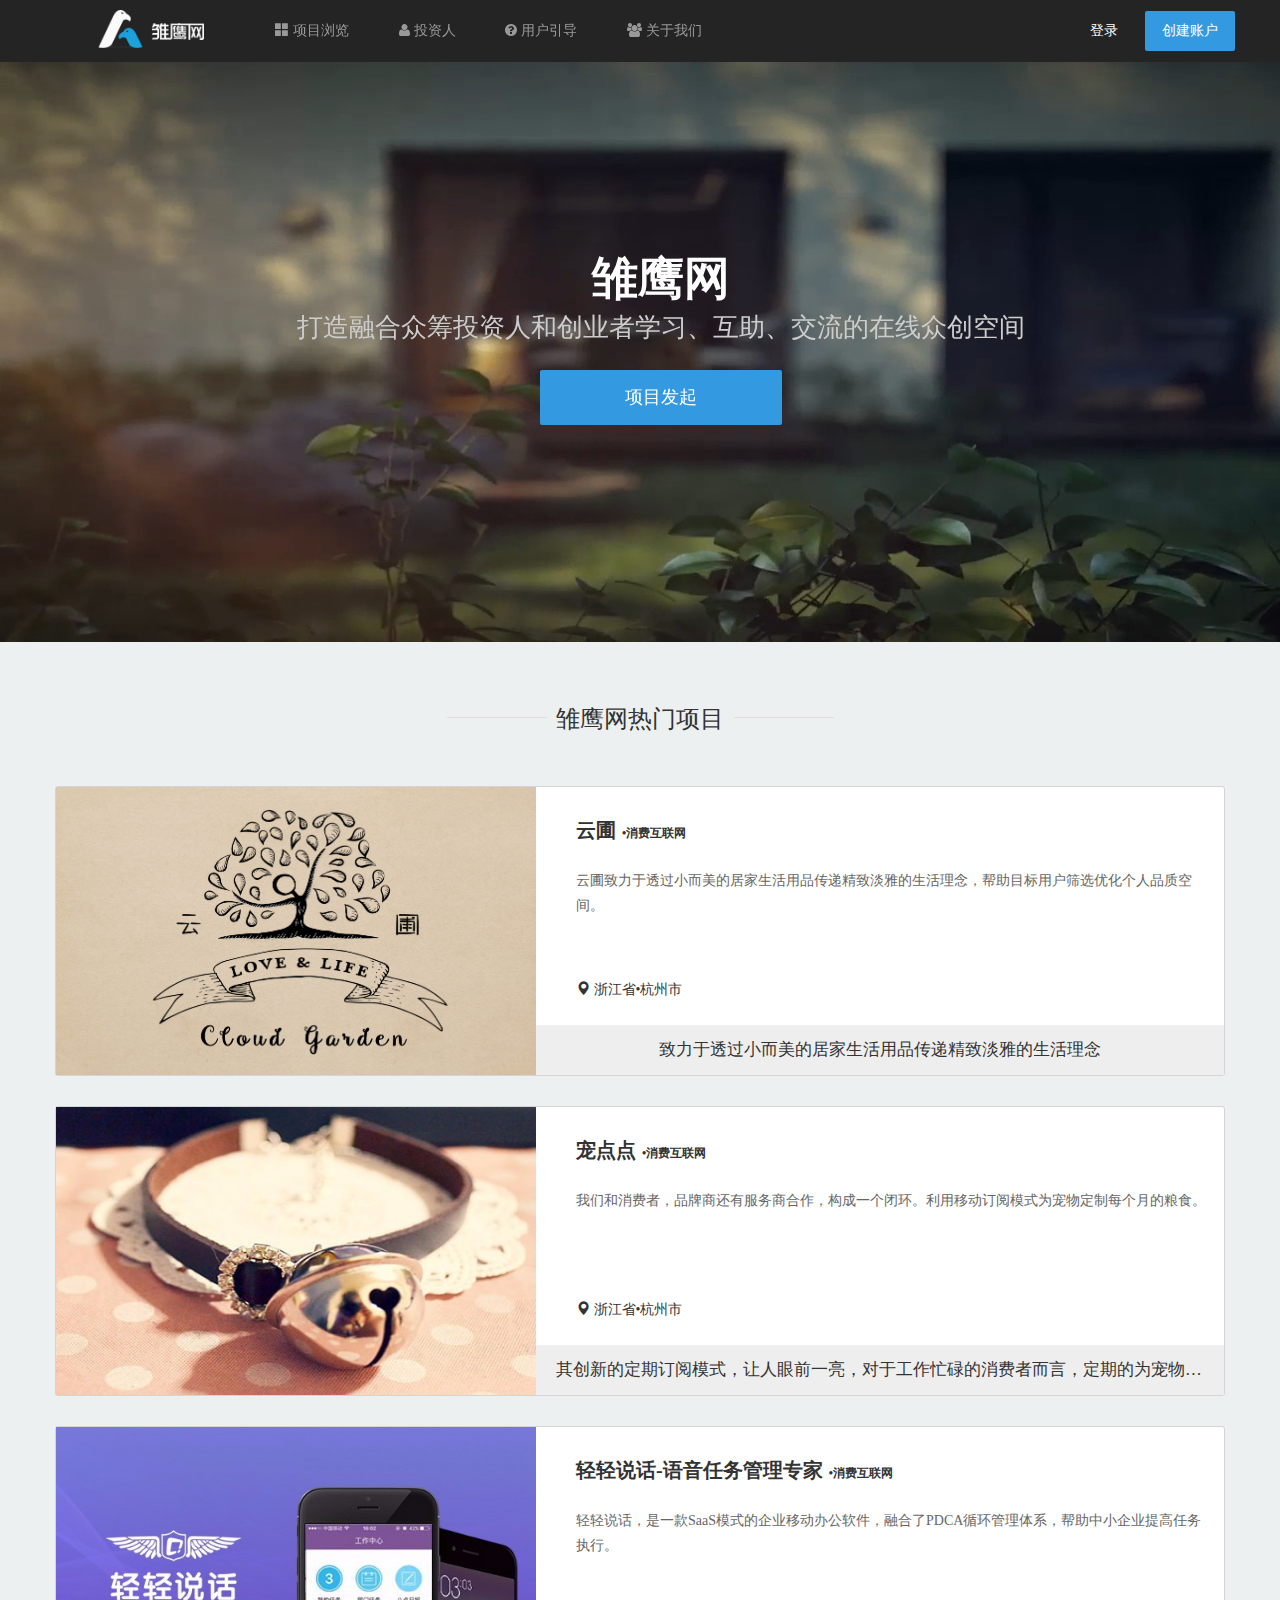
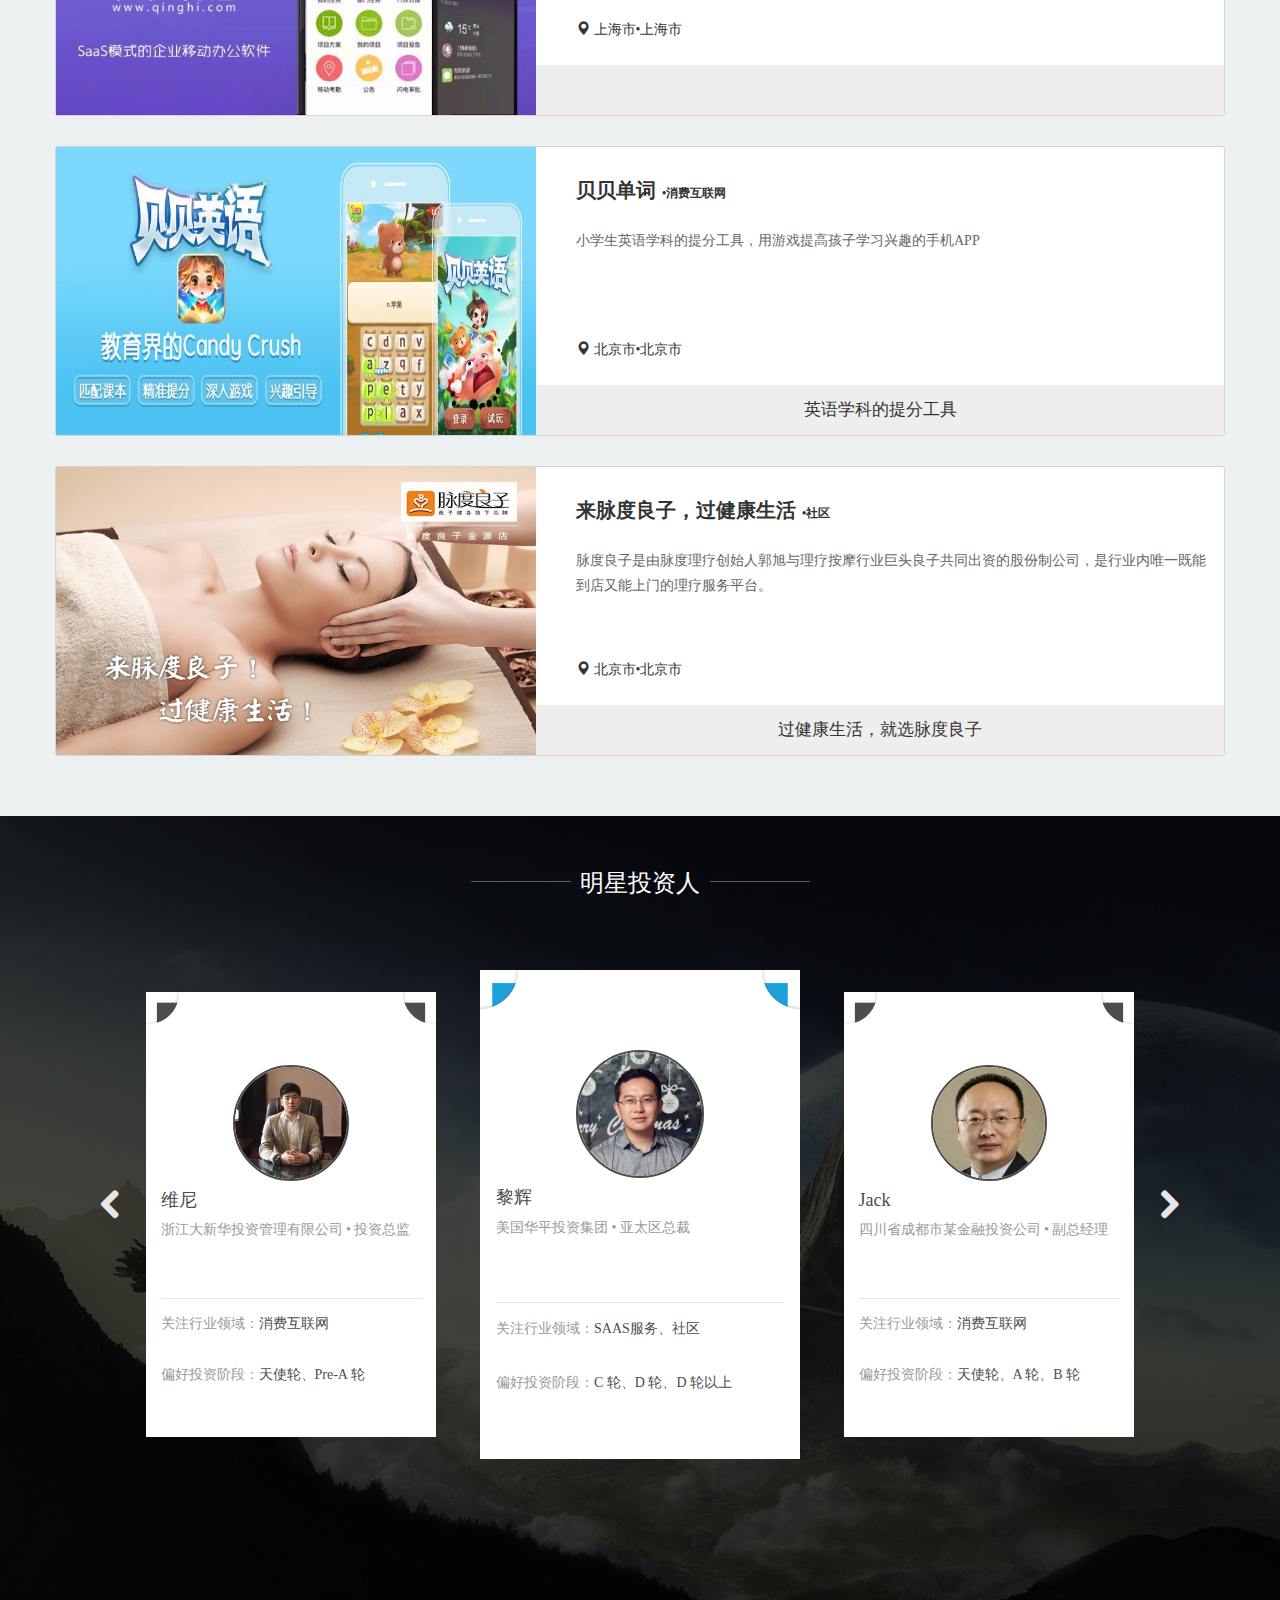
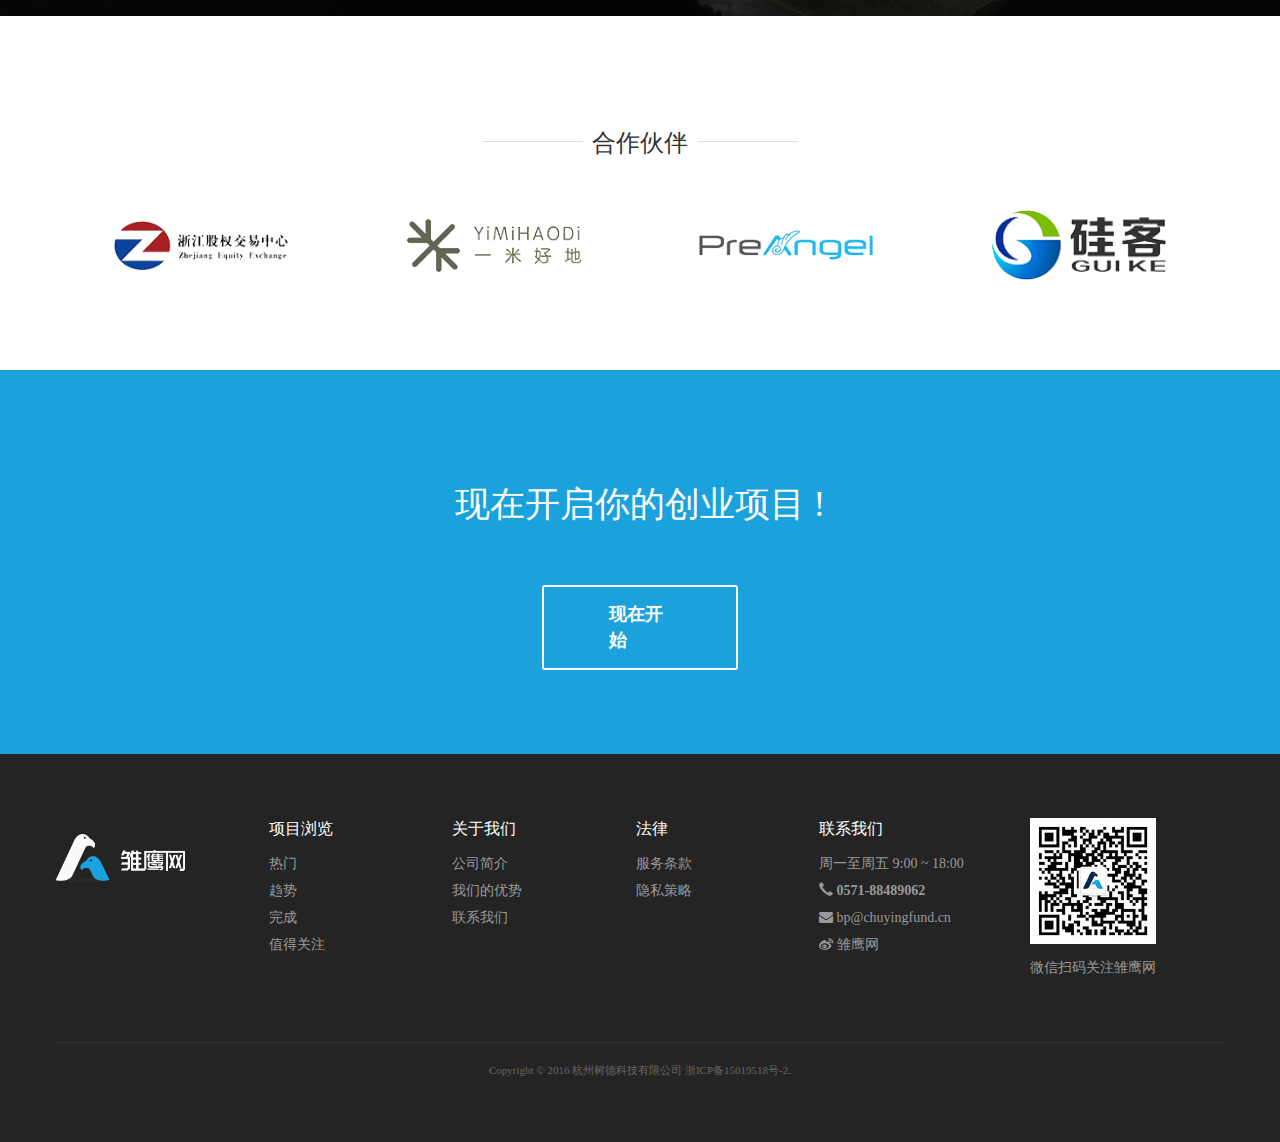
<file: html/index.html>
<!DOCTYPE html>
<html>

	<head>
		<meta charset="UTF-8">
		<title>My Works-首页</title>
		<link rel="stylesheet" type="text/css" href="../css/index.css" />
		<link rel="stylesheet" type="text/css" href="../bootstrap-3.3.7-dist/css/bootstrap.min.css" />
		<link rel="stylesheet" type="text/css" href="../Font-Awesome-3.2.1/Font-Awesome-3.2.1/css/font-awesome.min.css" />
		<link rel="stylesheet" type="text/css" href="../css/animate.css"/>
		<link rel="stylesheet" type="text/css" href="../css/hover.css"/>
		<script src="../js/move.js" type="text/javascript" charset="utf-8"></script>
		<script src="../js/index.js" type="text/javascript" charset="utf-8"></script>
	</head>

	<body>
		<!--头部导航栏-->
		<div class="top">
			<a href="javascript:;"><img class="logo" src="../images/logo.png" /></a>
			<ul class="navs">
				<li>
					<a href="404.html" class="hvr-hang"><i class="glyphicon glyphicon-th-large"></i> 项目浏览</a>
				</li>
				<li>
					<a href="404.html" class="hvr-hang"><i class="icon-user"></i> 投资人</a>
				</li>
				<li>
					<a href="user-boot.html" class="hvr-hang"><i class="icon-question-sign"></i> 用户引导</a>
				</li>
				<li>
					<a href="about-us.html" class="hvr-hang"><i class="icon-group"></i> 关于我们</a>
				</li>
			</ul>
			<a class="login" href="javascript:;">登录</a>
			<a class="register" href="javascript:;">创建账户</a>
		</div>
		
		<!--登录-->
		<div class="login_mask">
			<div class="login_main">
				<img src="../images/logo.png"/>
				<div class="login_txt">
					<p>手机号</p>
					<input type="text"/>
					<br />
					<small>请输入手机号</small>
					<p>密码</p>
					<input type="password"/>
					<br />
					<input type="checkbox"/><small> 记住密码</small>
					<button>登录</button>
				</div>
			</div>
		</div>
		
		<!--注册-->
		<div class="register_mask">
			<div class="register_main">
				<img src="../images/logo.png"/>
				<div class="register_txt">
					<p>手机号</p>
					<input type="text"/>
					<br />
					<small>请输入手机号</small>
					<p>密码</p>
					<input type="password"/>
					<br />
					<p>手机验证码</p>
					<input type="text"/>
					<button>获取验证码</button>
					<br /><br />
					<button>立即注册</button>
				</div>
			</div>
		</div>

		<!--视频区域-->
		<div class="banner">
			<video muted="muted" loop="loop" autoplay="autoplay">
				<source src="../media/background_vedio.webm" type="video/webm"></source>
			</video>
			<div class="content">
				<h1 class="animated rotateIn">雏鹰网</h1>
				<p>打造融合众筹投资人和创业者学习、互助、交流的在线众创空间</p>
				<a href="404.html">项目发起</a>
			</div>
		</div>

		<!--主内容-->
		<div class="main">
			<div class="line">
				<b></b>
				<span>&nbsp;雏鹰网热门项目&nbsp;</span>
				<b></b>
			</div>
		</div>

		<!--轮播-->
		<div class="slider">
			<div class="bg-over">
				<div class="line">
					<b></b>
					<span>&nbsp;明星投资人&nbsp;</span>
					<b></b>
				</div>
				<div class="slider_wrap">
					<ul>
						<li>
							<a href="javascript:;">
								<div class="star_img">
									<img src="../images/slider01.jpg"/>
								</div>
								<div class="star_info">
									<h4 class="glay">维尼</h4>
									<p>浙江大新华投资管理有限公司 • 投资总监</p>
								</div>
								<div class="star_tag">
									<p>关注行业领域：<span class="glay">消费互联网</span></p>
					                <p>偏好投资阶段：<span class="glay">天使轮、Pre-A 轮</span></p>
								</div>
							</a>
						</li>
						<li>
							<a href="javascript:;">
								<div class="star_img">
									<img src="../images/slider02.png"/>
								</div>
								<div class="star_info">
									<h4 class="glay">黎辉</h4>
									<p>美国华平投资集团 • 亚太区总裁</p>
								</div>
								<div class="star_tag">
									<p>关注行业领域：<span class="glay">SAAS服务、社区</span></p>
					                <p>偏好投资阶段：<span class="glay">C 轮、D 轮、D 轮以上</span></p>
								</div>
							</a>
						</li>
						<li>
							<a href="javascript:;">
								<div class="star_img">
									<img src="../images/slider03.jpg"/>
								</div>
								<div class="star_info">
									<h4 class="glay">Jack</h4>
									<p>四川省成都市某金融投资公司 • 副总经理</p>
								</div>
								<div class="star_tag">
									<p>关注行业领域：<span class="glay">消费互联网</span></p>
					                <p>偏好投资阶段：<span class="glay">天使轮、A 轮、B 轮</span></p>
								</div>
							</a>
						</li>
						<li>
							<a href="javascript:;">
								<div class="star_img">
									<img src="../images/slider04.jpg"/>
								</div>
								<div class="star_info">
									<h4 class="glay">Smith</h4>
									<p>上海市某金融投资公司 • 经理</p>
								</div>
								<div class="star_tag">
									<p>关注行业领域：<span class="glay">消费互联网、工具</span></p>
					                <p>偏好投资阶段：<span class="glay">天使轮、A 轮、B 轮、C 轮、D 轮以上</span></p>
								</div>
							</a>
						</li>
					</ul>
				</div>
				<span class="prev_star"><i class="icon-chevron-left"></i></span>
				<span class="next_star"><i class="icon-chevron-right"></i></span>
			</div>
		</div>

		<!--合作伙伴-->
		<div class="cooperative">
			<div class="line">
				<b></b>
				<span>&nbsp;合作伙伴&nbsp;</span>
				<b></b>
			</div>
			<ul class="partner">
				<li>
					<a href="404.html" class="partner_link zjgqjyzx"></a>
				</li>
				<li>
					<a href="404.html" class="partner_link ymhd"></a>
				</li>
				<li>
					<a href="404.html" class="partner_link Preangel"></a>
				</li>
				<li>
					<a href="404.html" class="partner_link guike"></a>
				</li>
			</ul>
		</div>

		<!--开启梦想-->
		<div class="dream">
			<h1>现在开启你的创业项目 !</h1>
			<a href="javascript:;">现在开始</a>
		</div>

		<!--底部-->
		<div class="foot">
			<div class="foot_txt">
				<img class="foot_logo" src="../images/logo.png" />
				<div class="col">
					<h5>项目浏览</h5>
					<ul>
						<li><a href="404.html">热门</a></li>
						<li><a href="404.html">趋势</a></li>
						<li><a href="404.html">完成</a></li>
						<li><a href="404.html">值得关注</a></li>
					</ul>
				</div>
				<div class="col">
					<h5>关于我们</h5>
					<ul>
						<li><a href="about-us.html">公司简介</a></li>
						<li><a href="about-us.html">我们的优势</a></li>
						<li><a href="about-us.html">联系我们</a></li>
					</ul>
				</div>
				<div class="col">
					<h5>法律</h5>
					<ul>
						<li><a href="404.html">服务条款</a></li>
						<li><a href="404.html">隐私策略</a></li>
					</ul>
				</div>
				<div class="col">
					<h5>联系我们</h5>
					<ul>
						<li>周一至周五 9:00 ~ 18:00</li>
						<li><a class="tel" href="404.html"><i class="glyphicon glyphicon-earphone"></i> 0571-88489062</a></li>
						<li><a href="404.html"><i class="icon-envelope"></i> bp@chuyingfund.cn</a></li>
						<li><a href="404.html"><i class="icon-weibo"></i> 雏鹰网</a></li>
					</ul>
				</div>
				<div class="col">
					<img class="code" src="../images/code.jpg"/>
					<p>微信扫码关注雏鹰网</p>
				</div>
			</div>
			<p class="copy">Copyright &copy; 2016 杭州树德科技有限公司 浙ICP备15019518号-2.</p>
		</div>
	</body>
</html>
</file>
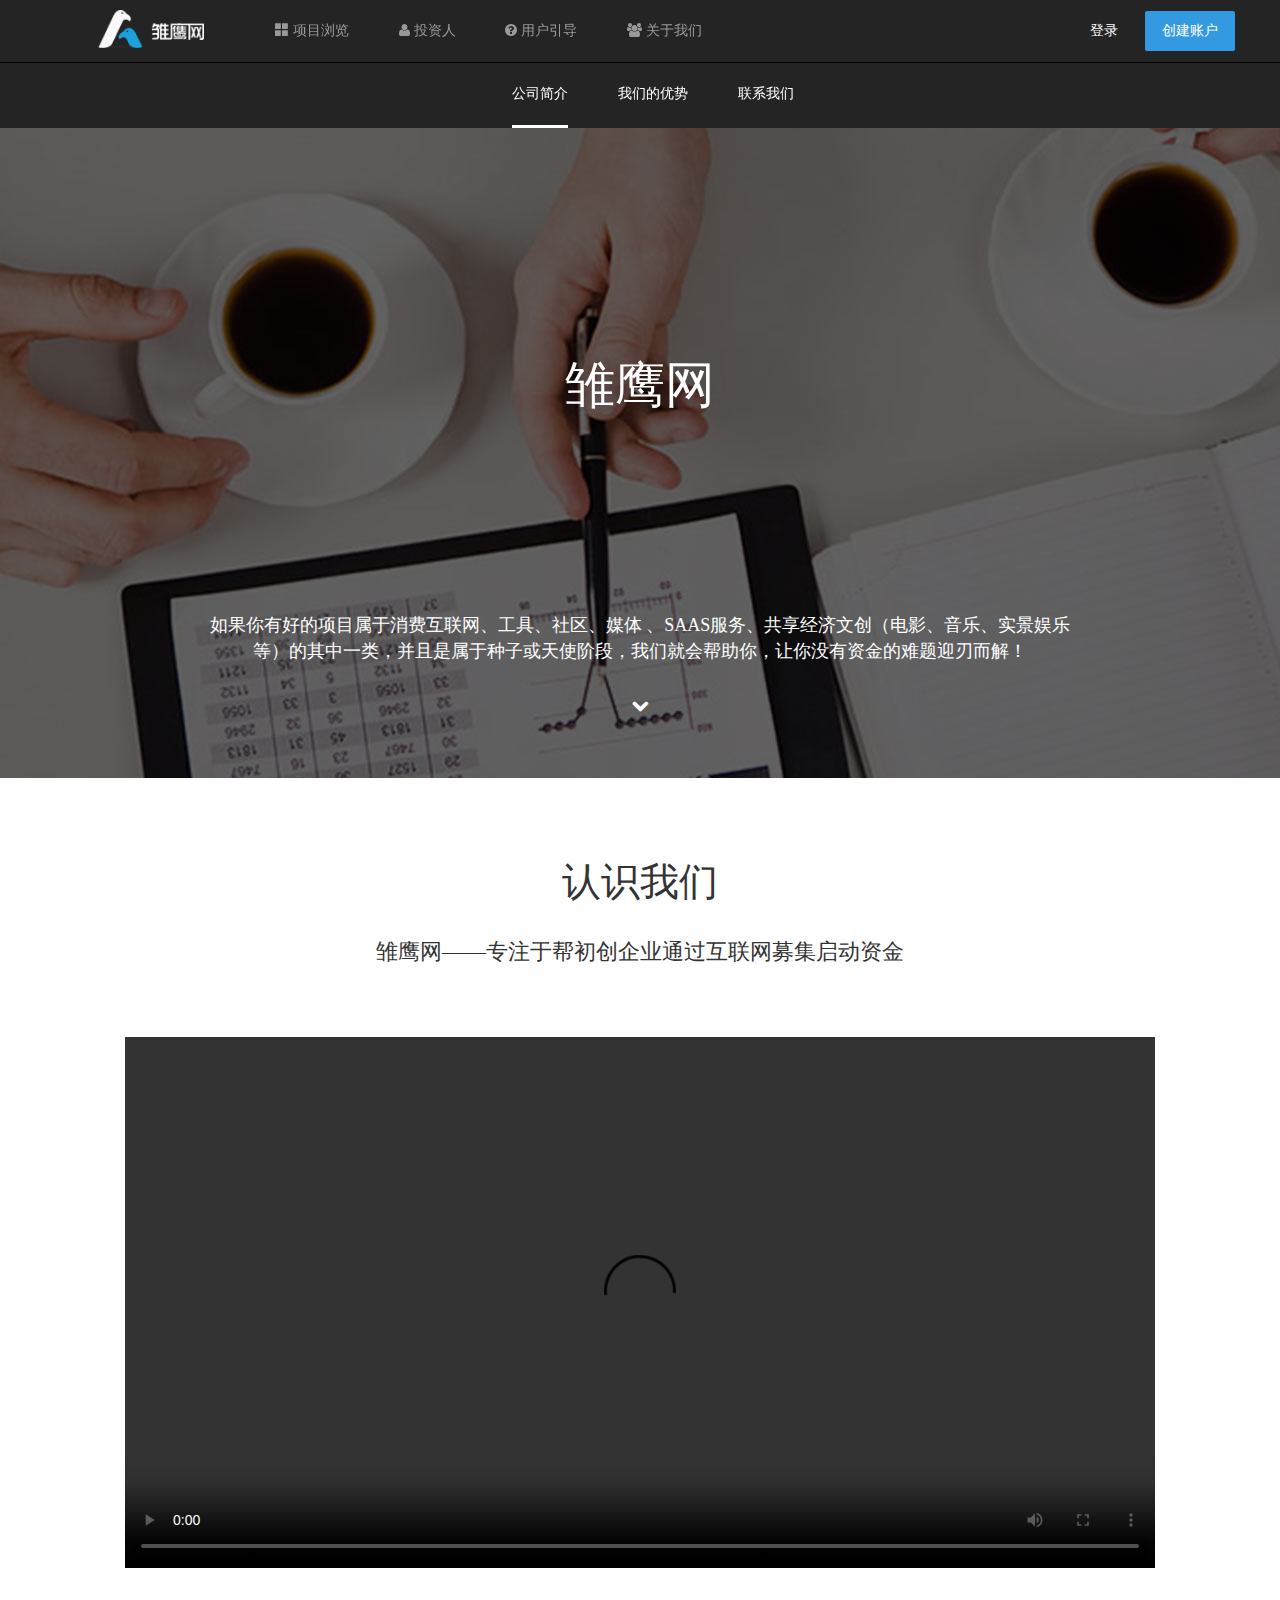
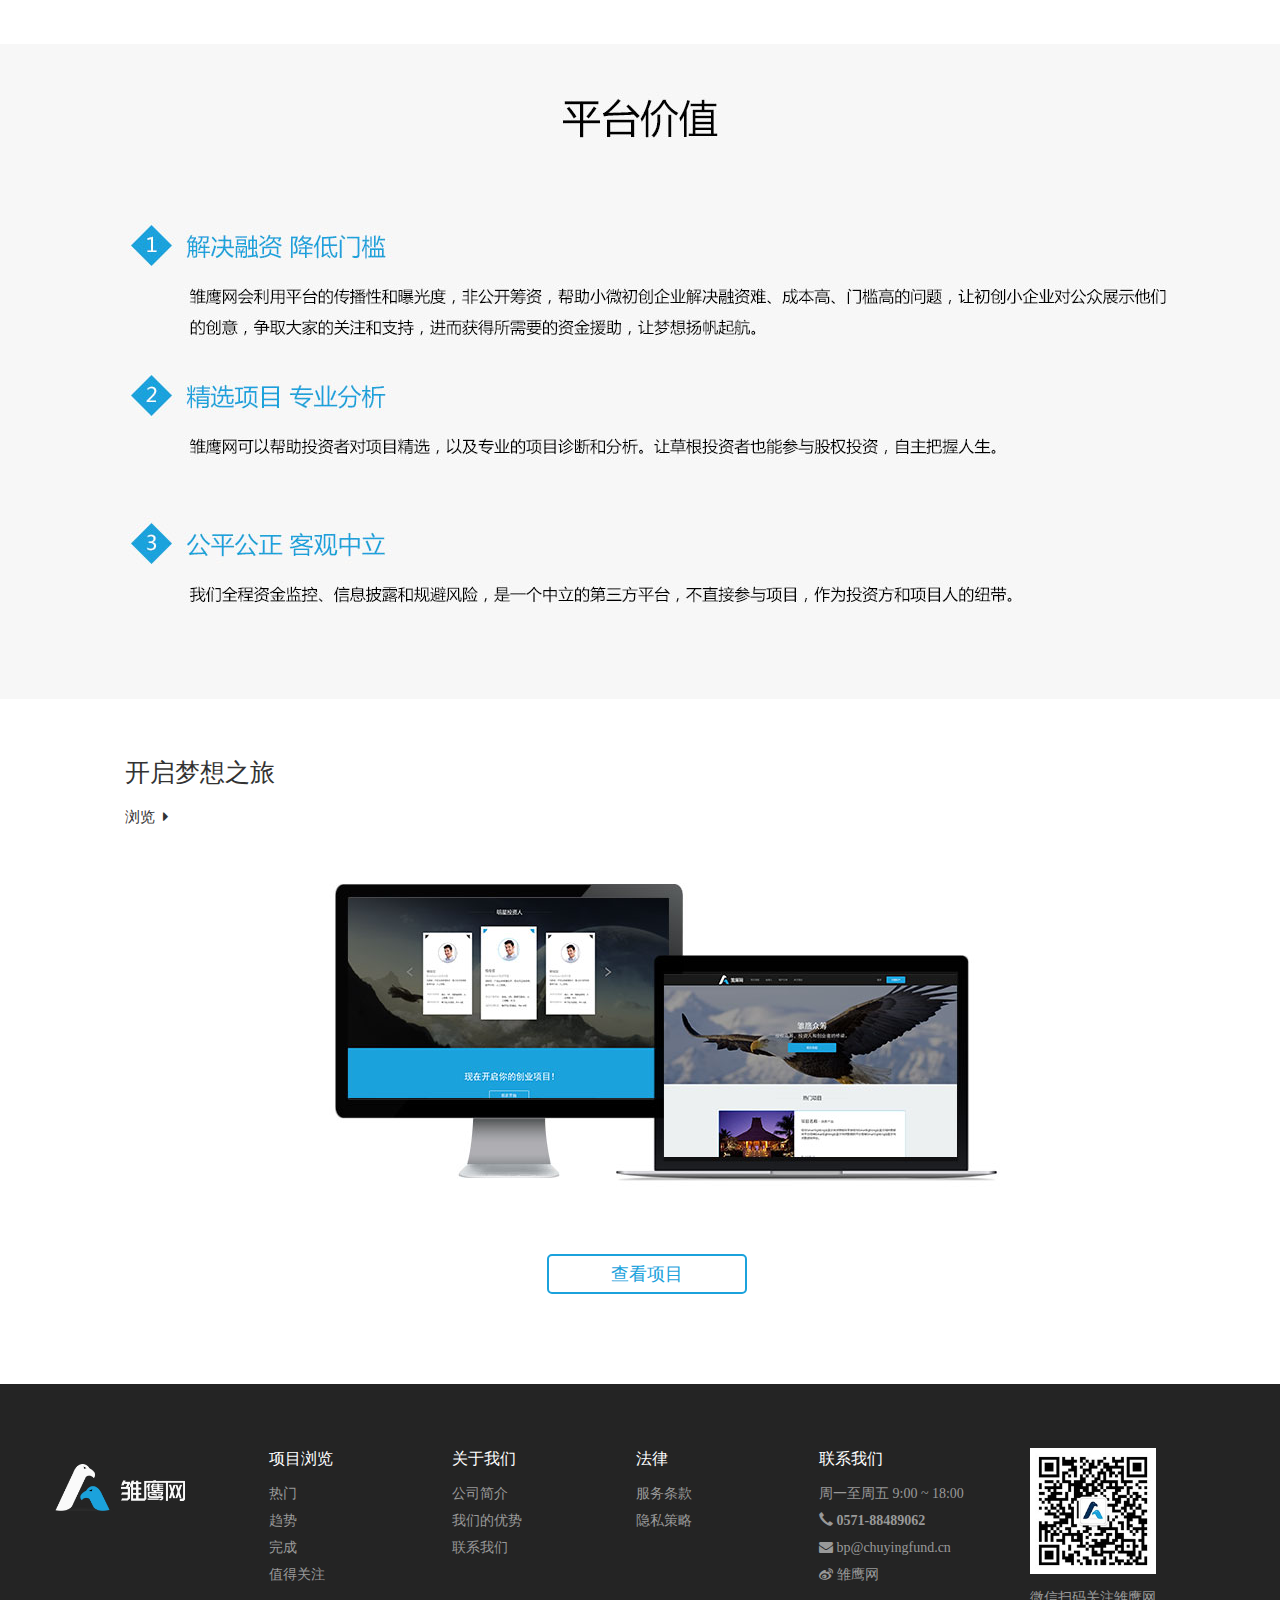
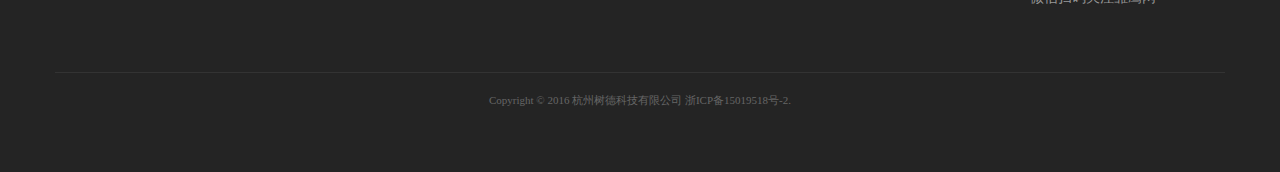
<file: html/about-us.html>
<!DOCTYPE html>
<html>
	<head>
		<meta charset="UTF-8">
		<title>My Works-关于我们</title>
		<meta name="viewport" content="width=device-width, initial-scale=1, maximum-scale=1, user-scalable=no">
		<link rel="stylesheet" type="text/css" href="../css/about-us.css" />
		<link rel="stylesheet" type="text/css" href="../bootstrap-3.3.7-dist/css/bootstrap.css" />
		<link rel="stylesheet" type="text/css" href="../Font-Awesome-3.2.1/Font-Awesome-3.2.1/css/font-awesome.min.css" />
		<link rel="stylesheet" type="text/css" href="../css/animate.css"/>
		<link rel="stylesheet" type="text/css" href="../css/hover.css"/>
		<script type="text/javascript" src="http://api.map.baidu.com/api?key=&v=1.1&services=true"></script>
		<script src="../js/about-us.js" type="text/javascript" charset="utf-8"></script>
	</head>
	
	<body>
		<!--头部导航栏-->
		<div class="top">
			<a href="index.html"><img class="logo" src="../images/logo.png" /></a>
			<ul class="navs">
				<li>
					<a href="404.html" class="hvr-hang"><i class="glyphicon glyphicon-th-large"></i> 项目浏览</a>
				</li>
				<li>
					<a href="404.html" class="hvr-hang"><i class="icon-user"></i> 投资人</a>
				</li>
				<li>
					<a href="user-boot.html" class="hvr-hang"><i class="icon-question-sign"></i> 用户引导</a>
				</li>
				<li>
					<a href="javascript:;" class="hvr-hang"><i class="icon-group"></i> 关于我们</a>
				</li>
			</ul>
			<a class="login" href="javascript:;">登录</a>
			<a class="register" href="javascript:;">创建账户</a>
		</div>
		
		<!--登录-->
		<div class="login_mask">
			<div class="login_main">
				<img src="../images/logo.png"/>
				<div class="login_txt">
					<p>手机号</p>
					<input type="text"/>
					<br />
					<small>请输入手机号</small>
					<p>密码</p>
					<input type="password"/>
					<br />
					<input type="checkbox"/><small> 记住密码</small>
					<button>登录</button>
				</div>
			</div>
		</div>
		
		<!--注册-->
		<div class="register_mask">
			<div class="register_main">
				<img src="../images/logo.png"/>
				<div class="register_txt">
					<p>手机号</p>
					<input type="text"/>
					<br />
					<small>请输入手机号</small>
					<p>密码</p>
					<input type="password"/>
					<br />
					<p>手机验证码</p>
					<input type="text"/>
					<button>获取验证码</button>
					<br /><br />
					<button>立即注册</button>
				</div>
			</div>
		</div>

		<!--选项卡-->
		<div class="tags">
			<ul class="clearfix">
				<li class="hvr-backward">公司简介</li>
				<li class="hvr-backward">我们的优势</li>
				<li class="hvr-backward">联系我们</li>
			</ul>
		</div>
		<div class="wrap">
			<div class="banner">
				<h1 class="animated rotateIn">雏鹰网</h1>
				<p>如果你有好的项目属于消费互联网、工具、社区、媒体 、SAAS服务、共享经济文创（电影、音乐、实景娱乐等）的其中一类，并且是属于种子或天使阶段，我们就会帮助你，让你没有资金的难题迎刃而解！</p>
				<a href="#zhuan"><i class="icon-chevron-down"></i></a>
			</div>
			<div class="knows">
				<h1 id="zhuan">认识我们</h1>
      			<p>雏鹰网——专注于帮初创企业通过互联网募集启动资金</p>
      			<video id="video" width="100%" height="531px" controls="controls">
			        <source src="http://vodcdn.video.taobao.com/oss/ali-video/2b8b0b5f46a5a01145e3ae3e7fcaf08f/video.mp4" type="video/mp4" />
			    </video>
			</div>
			<div class="value"></div>
			<div class="open_dream">
				<h1>开启梦想之旅</h1>
     			<p>浏览&nbsp;&nbsp;<span class="icon-caret-right"></span></p>
     			<a href="javascript:;">查看项目</a>
			</div>
		</div>
		
		<div class="wrap hides">
			<div class="advantage"></div>
			<div class="case">
				<h1>成功案例</h1>
        		<h2>Successful Case</h2> 
				<div class="box">
					<img src="../images/item02.jpg"/>
					<h1>宠点点</h1>
          			<h2>“宠点点”移动宠粮订阅粮食,根据消费者的宠物信息量身打造服务，解决烦恼，让生活更加便利舒适。</h2>
				</div>
				<div class="box">
					<img src="../images/item01.jpg"/>
					<h1>云圃</h1>
          			<h2>传递精美雅致的生活理念，致力于为目标用户筛选优化个人空间品质。云圃懂你，懂生活。</h2>
				</div>
				<div class="boxs">
					<p class="icon-lock"></p>
			        <h2>你将会是下一个成功的投资人。</h2>
			        <a href="">查看项目</a>
				</div>
			</div>
			<div class="start_dream">
				<h1>你的梦想，就从这里开始！</h1>
       			<a href="javascript:;" class="hvr-rectangle-in">开启梦想</a>
			</div>
		</div>
		
		<div class="wrap hides">
			<div class="contact clearfix">
				<h1>联系我们</h1>
				<div class="contact_us">
					<img src="../images/connectus-address.png"/>
					<p>学院路28号德力西大厦3号楼201室（公司与蚂蚁金服同一栋楼，位于浙大玉泉附近，背靠黄龙体育中心，地理位置非常优越。）</p>
				</div>
				<div class="contact_us">
					<img src="../images/connectus-tel.png"/>
					<p>0571-88489062</p>
				</div>
				<div class="contact_us">
					<img src="../images/connectus-email.png"/>
					<p>BP接收邮箱：bp@chuyingfund.com <br>合作邮箱：cooperate@chuyingfund.com</p>
				</div>
				<div class="contact_us">
					<img src="../images/connectus-web.png"/>
					<p>公司网站：chuyingfund.com</p>
				</div>
			</div>
			<div id="address">	
			</div>
		</div>
		
		<!--底部-->
		<div class="foot">
			<div class="foot_txt">
				<img class="foot_logo" src="../images/logo.png" />
				<div class="col">
					<h5>项目浏览</h5>
					<ul>
						<li>
							<a href="404.html">热门</a>
						</li>
						<li>
							<a href="404.html">趋势</a>
						</li>
						<li>
							<a href="404.html">完成</a>
						</li>
						<li>
							<a href="404.html">值得关注</a>
						</li>
					</ul>
				</div>
				<div class="col">
					<h5>关于我们</h5>
					<ul>
						<li>
							<a href="about-us.html">公司简介</a>
						</li>
						<li>
							<a href="about-us.html">我们的优势</a>
						</li>
						<li>
							<a href="about-us.html">联系我们</a>
						</li>
					</ul>
				</div>
				<div class="col">
					<h5>法律</h5>
					<ul>
						<li>
							<a href="404.html">服务条款</a>
						</li>
						<li>
							<a href="404.html">隐私策略</a>
						</li>
					</ul>
				</div>
				<div class="col">
					<h5>联系我们</h5>
					<ul>
						<li>周一至周五 9:00 ~ 18:00</li>
						<li>
							<a class="tel" href="404.html"><i class="glyphicon glyphicon-earphone"></i> 0571-88489062</a>
						</li>
						<li>
							<a href="404.html"><i class="icon-envelope"></i> bp@chuyingfund.cn</a>
						</li>
						<li>
							<a href="404.html"><i class="icon-weibo"></i> 雏鹰网</a>
						</li>
					</ul>
				</div>
				<div class="col">
					<img class="code" src="../images/code.jpg" />
					<p>微信扫码关注雏鹰网</p>
				</div>
			</div>
			<p class="copy">Copyright &copy; 2016 杭州树德科技有限公司 浙ICP备15019518号-2.</p>
		</div>
	</body>
</html>
</file>
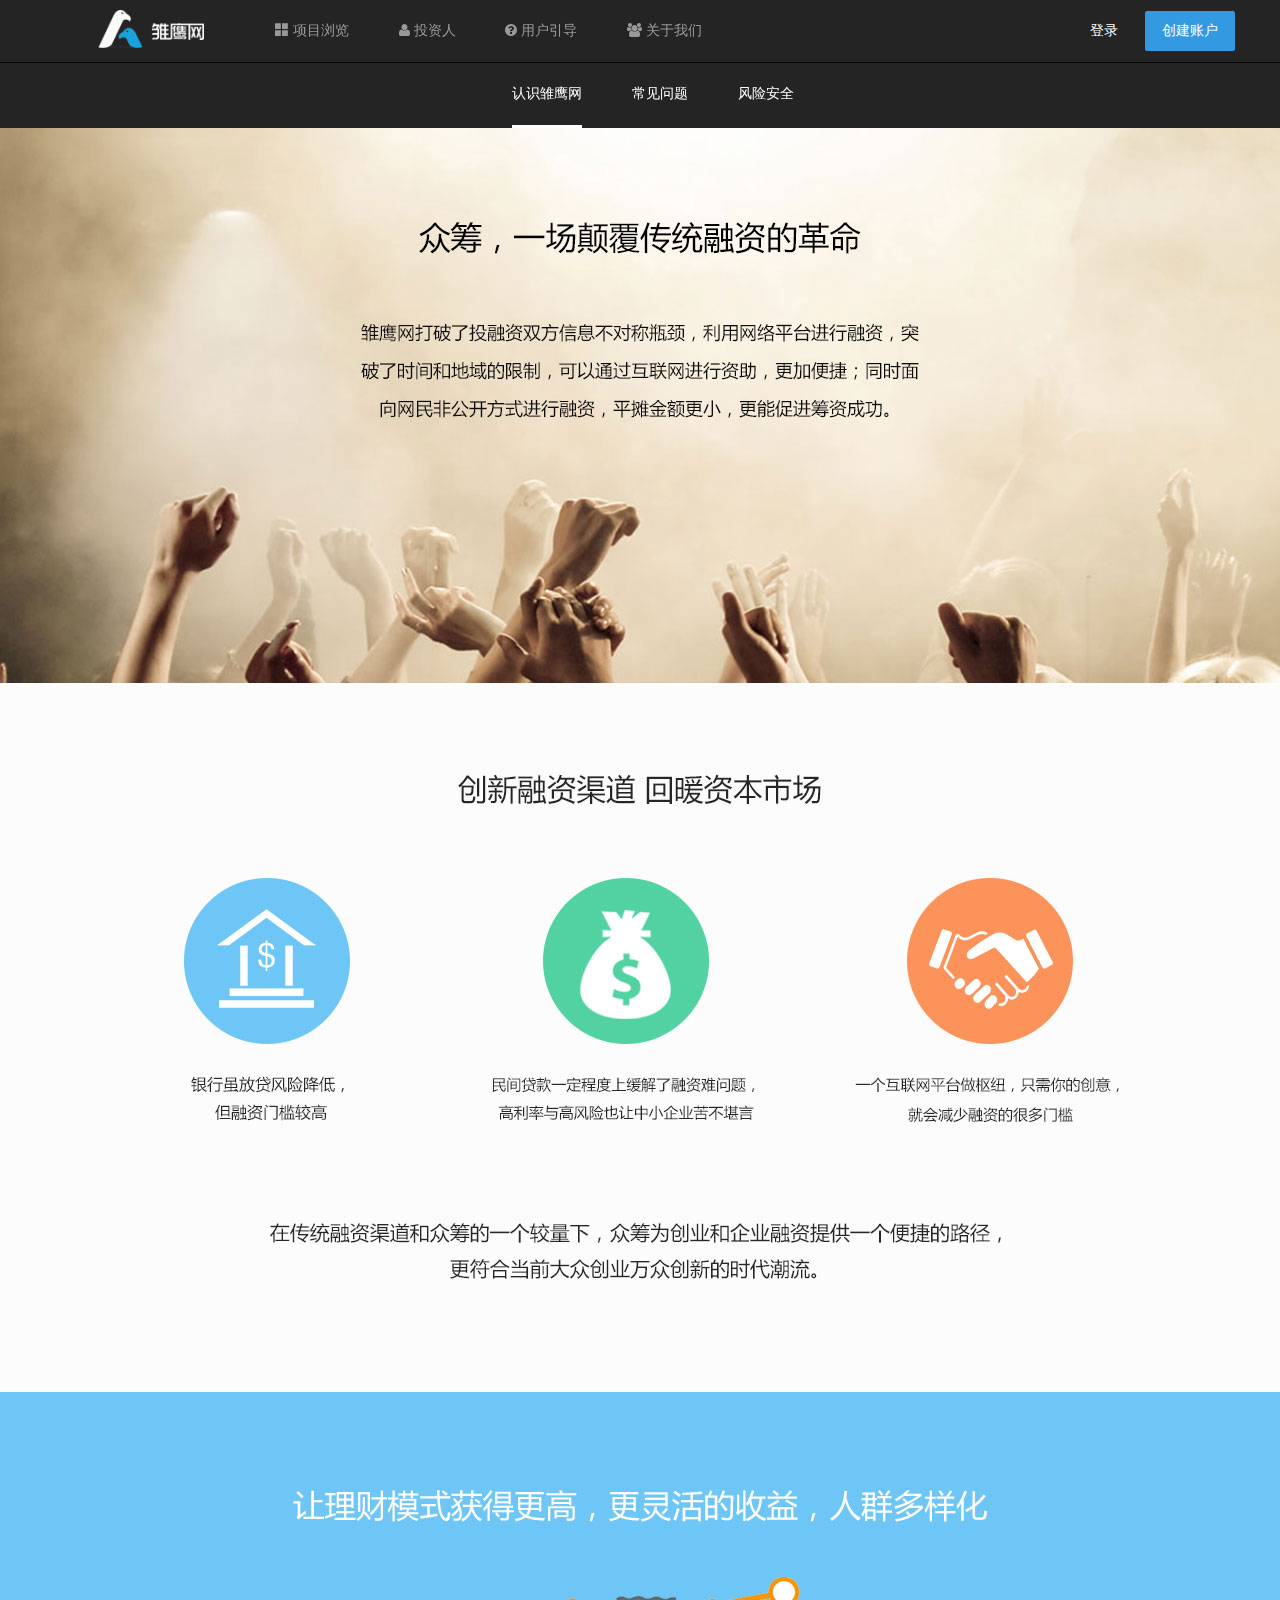
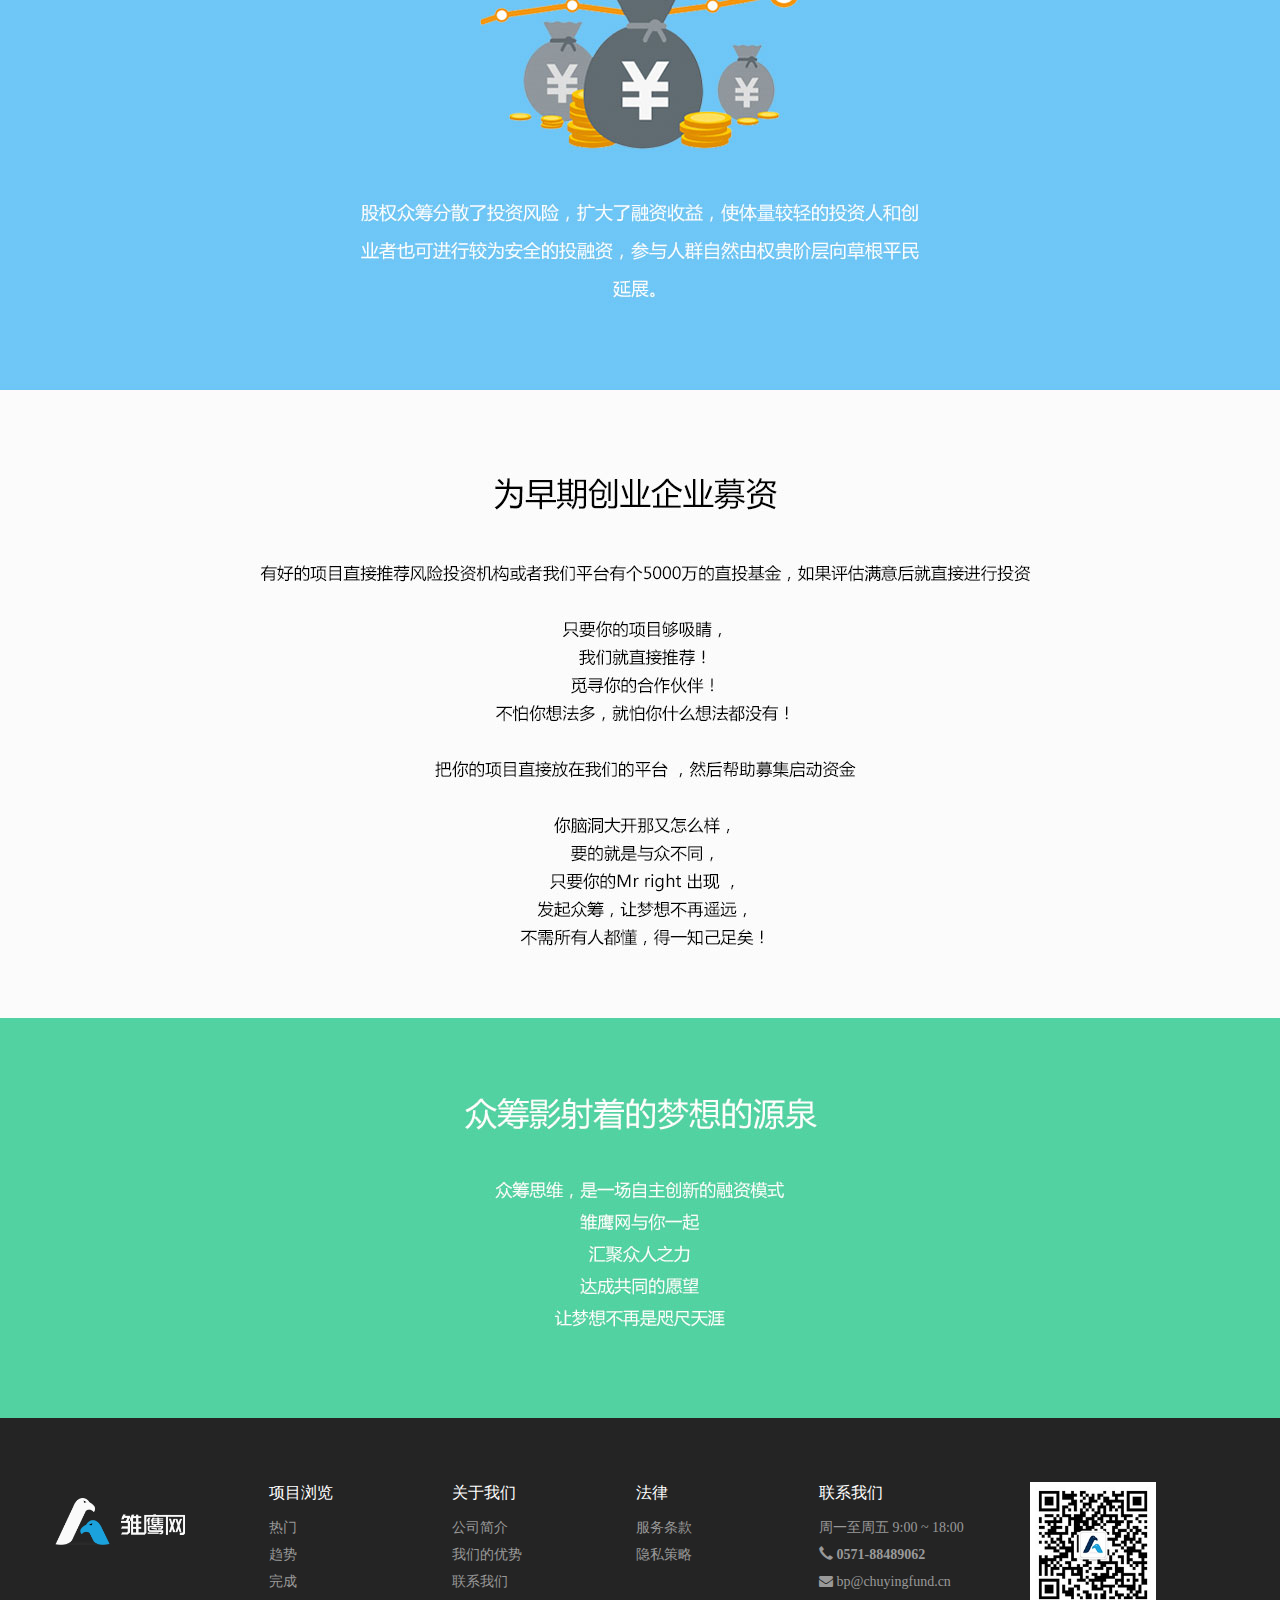
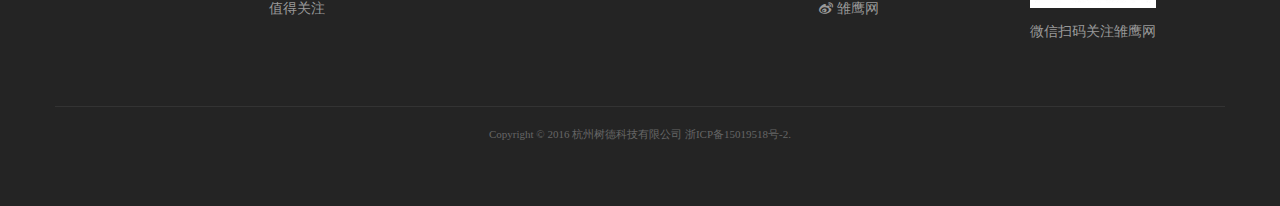
<file: html/user-boot.html>
<!DOCTYPE html>
<html>

	<head>
		<meta charset="UTF-8">
		<title>My Works-用户引导</title>
		<link rel="stylesheet" type="text/css" href="../css/user-boot.css" />
		<link rel="stylesheet" type="text/css" href="../bootstrap-3.3.7-dist/css/bootstrap.css" />
		<link rel="stylesheet" type="text/css" href="../Font-Awesome-3.2.1/Font-Awesome-3.2.1/css/font-awesome.min.css" />
		<link rel="stylesheet" type="text/css" href="../css/hover.css"/>
		<link rel="stylesheet" type="text/css" href="../css/animate.css"/>
		<script src="../js/user-boot.js" type="text/javascript" charset="utf-8"></script>
	</head>

	<body>
		<!--头部导航栏-->
		<div class="top">
			<a href="index.html"><img class="logo" src="../images/logo.png" /></a>
			<ul class="navs">
				<li>
					<a href="404.html" class="hvr-hang"><i class="glyphicon glyphicon-th-large"></i> 项目浏览</a>
				</li>
				<li>
					<a href="404.html" class="hvr-hang"><i class="icon-user"></i> 投资人</a>
				</li>
				<li>
					<a href="javascript:;" class="hvr-hang"><i class="icon-question-sign"></i> 用户引导</a>
				</li>
				<li>
					<a href="about-us.html" class="hvr-hang"><i class="icon-group"></i> 关于我们</a>
				</li>
			</ul>
			<a class="login" href="javascript:;">登录</a>
			<a class="register" href="javascript:;">创建账户</a>
		</div>
		
		<!--登录-->
		<div class="login_mask">
			<div class="login_main">
				<img src="../images/logo.png"/>
				<div class="login_txt">
					<p>手机号</p>
					<input type="text"/>
					<br />
					<small>请输入手机号</small>
					<p>密码</p>
					<input type="password"/>
					<br />
					<input type="checkbox"/><small> 记住密码</small>
					<button>登录</button>
				</div>
			</div>
		</div>
		
		<!--注册-->
		<div class="register_mask">
			<div class="register_main">
				<img src="../images/logo.png"/>
				<div class="register_txt">
					<p>手机号</p>
					<input type="text"/>
					<br />
					<small>请输入手机号</small>
					<p>密码</p>
					<input type="password"/>
					<br />
					<p>手机验证码</p>
					<input type="text"/>
					<button>获取验证码</button>
					<br /><br />
					<button>立即注册</button>
				</div>
			</div>
		</div>

		<!--选项卡-->
		<div class="tags">
			<ul class="clearfix">
				<li class="hvr-backward">认识雏鹰网</li>
				<li class="hvr-backward">常见问题</li>
				<li class="hvr-backward">风险安全</li>
			</ul>
		</div>
		<div class="content"></div>

		<!--底部-->
		<div class="foot">
			<div class="foot_txt">
				<img class="foot_logo" src="../images/logo.png" />
				<div class="col">
					<h5>项目浏览</h5>
					<ul>
						<li>
							<a href="404.html">热门</a>
						</li>
						<li>
							<a href="404.html">趋势</a>
						</li>
						<li>
							<a href="404.html">完成</a>
						</li>
						<li>
							<a href="404.html">值得关注</a>
						</li>
					</ul>
				</div>
				<div class="col">
					<h5>关于我们</h5>
					<ul>
						<li>
							<a href="about-us.html">公司简介</a>
						</li>
						<li>
							<a href="about-us.html">我们的优势</a>
						</li>
						<li>
							<a href="about-us.html">联系我们</a>
						</li>
					</ul>
				</div>
				<div class="col">
					<h5>法律</h5>
					<ul>
						<li>
							<a href="404.html">服务条款</a>
						</li>
						<li>
							<a href="404.html">隐私策略</a>
						</li>
					</ul>
				</div>
				<div class="col">
					<h5>联系我们</h5>
					<ul>
						<li>周一至周五 9:00 ~ 18:00</li>
						<li>
							<a class="tel" href="404.html"><i class="glyphicon glyphicon-earphone"></i> 0571-88489062</a>
						</li>
						<li>
							<a href="404.html"><i class="icon-envelope"></i> bp@chuyingfund.cn</a>
						</li>
						<li>
							<a href="404.html"><i class="icon-weibo"></i> 雏鹰网</a>
						</li>
					</ul>
				</div>
				<div class="col">
					<img class="code" src="../images/code.jpg" />
					<p>微信扫码关注雏鹰网</p>
				</div>
			</div>
			<p class="copy">Copyright &copy; 2016 杭州树德科技有限公司 浙ICP备15019518号-2.</p>
		</div>
	</body>

</html>
</file>
<file: css/index.css>
* {
	margin: 0;
	padding: 0;
	font-family: "微软雅黑";
}


/*头部导航栏*/

.top {
	width: 100%;
	height: 62px;
	background: #242424;
	position: relative;
}

.logo {
	margin-top: 10px;
	margin-left: 98px;
	height: 38px;
}

.navs {
	height: 62px;
	position: absolute;
	top: 0;
	left: 250px;
}

.navs li {
	list-style: none;
	float: left;
	margin: auto 25px;
	line-height: 62px;
}

.navs li a {
	display: block;
	text-decoration: none;
	color: #999999;
	font-size: 14px;
}

.navs li a:hover {
	color: white;
}

.login,
.register {
	text-decoration: none;
	color: white;
	font-size: 14px;
}

.login {
	line-height: 62px;
	position: absolute;
	left: 1090px;
}

.login:hover {
	text-decoration: none;
	color: white;
}

.register {
	display: block;
	width: 90px;
	height: 40px;
	text-align: center;
	line-height: 40px;
	border-radius: 2px;
	background: #3399e0;
	position: absolute;
	top: 11px;
	left: 1145px;
}

.register:hover,
.banner .content a:hover {
	background: #1d7dbf;
	text-decoration: none;
	color: white;
}


/*登录*/

.login_mask,.register_mask{
	width: 100vw;
	height: 100vh;
	background-color: rgba(0, 0, 0, .5);
	position: fixed;
	left: 0;
	top: 62px;
	z-index: 9;
	display: none;
}

.login_main,.register_main {
	width: 300px;
	height: 400px;
	position: absolute;
	left: 0;
	top: 0;
	right: 0;
	bottom: 0;
	margin: auto;
	background-color: #242424;
	color: white;
}
.login_main img,.register_main img{
	height: 30px;
	margin: 15px 15px;
}
.login_txt,.register_txt{
	padding-top: 15px;
	padding-left: 60px;
}
.register_txt{
	padding-top: 0px;
}
.login_txt p,.register_txt p{
	margin: 20px 0 5px;
}
.login_txt input:nth-of-type(1),
.login_txt input:nth-of-type(2),
.register_txt input:nth-of-type(1),
.register_txt input:nth-of-type(2){
	width: 180px;
	height: 30px;
	color: #3399e0;
}
.login_txt input:nth-of-type(3){
	margin: 35px 0 0;
}
.register_txt input:nth-of-type(3){
	width: 94px;
	height: 30px;
	color: #3399e0;
}
.login_txt button{
	width: 68px;
	height: 30px;
	border-radius: 2px;
	border: 0px;
	background: #3399e0;
	margin-left: 43px;
}
.register_txt button:nth-of-type(1){
	width: 80px;
	height: 30px;
	border-radius: 2px;
	border: 0px;
	background: #3399e0;
	margin-left: 3px;
}
.register_txt button:nth-of-type(2){
	width: 182px;
	height: 30px;
	border-radius: 2px;
	border: 0px;
	background: #3399e0;
}

/*视频区域*/

.banner {
	width: 100%;
	height: 580px;
	position: relative;
}

.banner video {
	width: 100%;
	height: 580px;
	object-fit: fill;
}

.banner .content {
	width: 809px;
	height: 170px;
	/*background: papayawhip;*/
	position: absolute;
	left: 20%;
	top: 30%;
	text-align: center;
}

.banner .content h1 {
	font-size: 46px;
	font-weight: bold;
	color: white;
	line-height: 1em;
}

.banner .content p {
	font-size: 26px;
	color: #CCCCCC;
	line-height: 1.25em;
	margin: 10px 0 25px 0;
}

.banner .content a {
	font-size: 18px;
	text-decoration: none;
	color: white;
	padding: 15px 85px;
	background: #3399e0;
	border-radius: 2px;
	display: inline-block;
}


/*主内容*/

.main {
	width: 100%;
	height: 1774px;
	background: #ecf0f1;
	padding: 30px 0 30px;
}

.line {
	/*background: lemonchiffon;*/
	width: 100%;
	height: 34px;
	text-align: center;
	margin-top: 30px;
	margin-bottom: 50px;
}

.line b {
	background: #dedede;
	margin-bottom: 9px;
	display: inline-block;
	width: 100px;
	height: 1px;
}

.line span {
	font-size: 24px;
	color: #333;
}

.main .box {
	width: 1170px;
	height: 290px;
	background: white;
	margin: 0 auto 30px;
	border: 1px solid #d4d4d4;
	border-radius: 3px;
	box-sizing: border-box;
	position: relative;
	padding: 25px 15px 25px 520px;
	cursor: pointer;
	display: block;
	color: #333;
}

.main .box img {
	width: 480px;
	height: 288px;
	position: absolute;
	top: 0;
	left: 0;
}

.main .box h4 {
	font-weight: bold;
	font-size: 20px;
	height: 36px;
	line-height: 36px;
	margin: 0;
}

.main .box h4 .smalls {
	font-size: 12px;
	margin-left: 6px;
}

.main .box:hover {
	text-decoration: none;
}

.main .box:hover h4,
.main .box:hover .tips {
	color: #439ee4;
}

.main .box .intro {
	color: #666;
	height: 98px;
	/*background: papayawhip;*/
	margin: 20px 0 14px;
	line-height: 1.8;
}

.main .box .bar {
	width: 688px;
	height: 50px;
	background: #eeeeee;
	position: absolute;
	bottom: 0;
	right: 0;
	text-align: center;
	line-height: 50px;
	font-size: 1.2em;
	text-overflow: ellipsis;
	white-space: nowrap;
	overflow: hidden;
	padding: 0 20px;
}

.main .box:hover .bar {
	color: white;
	background: #2e98e4;
}


/*轮播*/

.slider {
	width: 100%;
	height: 800px;
	background: url(../images/slider-bg.jpg) no-repeat center center;
	background-size: cover;
	position: relative;
}

.slider .bg-over {
	position: absolute;
	left: 0;
	top: 0;
	width: 100%;
	bottom: 0;
	background: rgba(0, 0, 0, .75);
}

.slider .line {
	margin-top: 50px;
	margin-bottom: 70px;
}

.slider .line span {
	color: white;
}

.slider .line b {
	background: #5e6063;
}

.slider .slider_wrap {
	width: 988px;
	height: 489px;
	/*background: papayawhip;*/
	margin: 0 auto;
	position: relative;
	overflow: hidden;
}

.slider .slider_wrap ul a {
	display: block;
	color: #999;
}

.slider .slider_wrap ul a:hover {
	text-decoration: none;
}

.slider .slider_wrap ul a:hover .glay {
	color: #439ee4
}

.slider .slider_wrap ul {
	width: 1322px;
	height: 489px;
}

.slider .slider_wrap li {
	list-style: none;
	float: left;
	position: absolute;
	width: 290px;
	height: 445px;
	background: url(../images/starcard_left.png) 0 0 no-repeat, url(../images/starcard_right.png) right top no-repeat, white
}

.slider .slider_wrap li:nth-of-type(1) {
	top: 22px;
	left: 0;
}

.slider .slider_wrap li:nth-of-type(2) {
	top: 0;
	left: 334px;
	width: 320px;
	height: 489px;
	background: url(../images/starcard_left_active.png) 0 0 no-repeat, url(../images/starcard_right_active.png) right top no-repeat, white
}

.slider .slider_wrap li:nth-of-type(3) {
	top: 22px;
	left: 698px;
}

.slider .slider_wrap li:nth-of-type(4) {
	top: 22px;
	left: 1032px;
}

.star_img {
	width: 40%;
	height: 26%;
	border: 2px solid #4c4c4c;
	border-radius: 50%;
	overflow: hidden;
	margin: 25% auto 0;
}

.star_img img {
	display: block;
	max-width: 100%;
}

.star_info {
	width: 90%;
	margin: 0 auto;
}

.glay {
	color: #4c4c4c;
}

.star_tag {
	width: 90%;
	margin: 0 auto;
	border-top: 1px solid #e3e6e9;
	margin-top: 20%;
	padding-top: 5%;
}

.star_tag p {
	margin-bottom: 12%;
}

.prev_star,
.next_star {
	color: #e6e6e6;
	z-index: 3;
	font-size: 32px;
	position: absolute;
	top: 46%;
	cursor: pointer;
}

.prev_star {
	left: 100px;
}

.next_star {
	right: 100px;
}


/*合作伙伴*/

.cooperative {
	width: 100%;
	height: 354px;
	padding: 80px 0 90px;
}

.cooperative .partner {
	width: 1170px;
	height: 70px;
	/*background: palegoldenrod;*/
	margin: 0 auto;
}

.cooperative .partner li {
	list-style: none;
	float: left;
	width: 25%;
	height: 70px;
}

.cooperative .partner li .partner_link {
	border-radius: 7px;
	border: 1px solid transparent;
	height: 100%;
	display: block;
	margin: 0 auto;
	width: 80%;
	background-repeat: no-repeat;
	background-position: center center;
	background-size: 75%;
}

.zjgqjyzx {
	background-image: url(../images/zjgqjyzx.png);
}

.ymhd {
	background-image: url(../images/ymhd.png);
}

.Preangel {
	background-image: url(../images/Preangel.png);
}

.guike {
	background-image: url(../images/guike.png);
}

.cooperative .partner li .partner_link:hover {
	border: 1px solid #a2cbe7;
	background-size: 80%;
}


/*开启梦想*/

.dream {
	width: 100%;
	height: 384px;
	padding: 110px 0;
	background: #1ba2dc;
}

.dream h1 {
	color: white;
	font-size: 35px;
	text-align: center;
	margin-top: 0;
	margin-bottom: 55px;
	line-height: 50px;
}

.dream a {
	font-size: 18px;
	display: inline-block;
	color: #FFF;
	border: 2px solid #fff;
	border-radius: 3px;
	padding: 15px 65px;
	font-weight: 700;
	margin: 0 42.35%;
}

.dream a:hover {
	text-decoration: none;
	color: #000001;
	background: white;
}


/*底部*/

.foot {
	width: 100%;
	height: 388px;
	background: #242424;
	padding: 50px 0;
}

.foot .foot_txt {
	width: 1170px;
	height: 239px;
	padding: 0 0 50px;
	margin: 0 auto 20px;
	/*background: palegoldenrod;*/
	border-bottom: 1px solid #333;
}

.foot .foot_txt .foot_logo {
	width: 130px;
	display: inline-block;
	margin-top: 30px;
	margin-right: 80px;
}

.foot .foot_txt .col {
	width: 180px;
	color: #999;
	display: inline-block;
	vertical-align: top;
	/*background: papayawhip;*/
}

.foot .foot_txt .col h5 {
	margin: 1em 0;
	color: #fff;
	font-size: 16px;
}

.foot .foot_txt .col li {
	list-style: none;
	margin-bottom: 7px;
	color: #999;
}

.foot .foot_txt .col a {
	color: #999;
}

.foot .foot_txt .col a:hover {
	text-decoration: none;
}

.foot .foot_txt .col .tel {
	font-weight: bold;
}

.foot .foot_txt .col .code {
	width: 70%;
	/*text-align: center;*/
	display: block;
	margin: 14px auto;
}

.foot .foot_txt .col p {
	text-align: center;
}

.foot .copy {
	font-size: 11px;
	color: #666;
	text-align: center;
}
</file>
<file: css/about-us.css>
*{
	margin: 0;
	padding: 0;
	font-family: "微软雅黑";
}

/*头部导航栏*/

.top {
	width: 100%;
	height: 62px;
	background: #242424;
	position: relative;
}

.logo {
	margin-top: 10px;
	margin-left: 98px;
	height: 38px;
}

.navs {
	height: 62px;
	position: absolute;
	top: 0;
	left: 250px;
}

.navs li {
	list-style: none;
	float: left;
	margin: auto 25px;
	line-height: 62px;
}

.navs li a {
	display: block;
	text-decoration: none;
	color: #999999;
	font-size: 14px;
}

.navs li a:hover {
	color: white;
}

.login,
.register {
	text-decoration: none;
	color: white;
	font-size: 14px;
}

.login {
	line-height: 62px;
	position: absolute;
	left: 1090px;
}

.login:hover {
	text-decoration: none;
	color: white;
}

.register {
	display: block;
	width: 90px;
	height: 40px;
	text-align: center;
	line-height: 40px;
	border-radius: 2px;
	background: #3399e0;
	position: absolute;
	top: 11px;
	left: 1145px;
}

.register:hover,
.banner .content a:hover {
	background: #1d7dbf;
	text-decoration: none;
	color: white;
}

/*登录*/

.login_mask,.register_mask{
	width: 100vw;
	height: 100vh;
	background-color: rgba(0, 0, 0, .5);
	position: fixed;
	left: 0;
	top: 62px;
	z-index: 9;
	display: none;
}

.login_main,.register_main {
	width: 300px;
	height: 400px;
	position: absolute;
	left: 0;
	top: 0;
	right: 0;
	bottom: 0;
	margin: auto;
	background-color: #242424;
	color: white;
}
.login_main img,.register_main img{
	height: 30px;
	margin: 15px 15px;
}
.login_txt,.register_txt{
	padding-top: 15px;
	padding-left: 60px;
}
.register_txt{
	padding-top: 0px;
}
.login_txt p,.register_txt p{
	margin: 20px 0 5px;
}
.login_txt input:nth-of-type(1),
.login_txt input:nth-of-type(2),
.register_txt input:nth-of-type(1),
.register_txt input:nth-of-type(2){
	width: 180px;
	height: 30px;
	color: #3399e0;
}
.login_txt input:nth-of-type(3){
	margin: 35px 0 0;
}
.register_txt input:nth-of-type(3){
	width: 94px;
	height: 30px;
	color: #3399e0;
}
.login_txt button{
	width: 68px;
	height: 30px;
	border-radius: 2px;
	border: 0px;
	background: #3399e0;
	margin-left: 43px;
}
.register_txt button:nth-of-type(1){
	width: 80px;
	height: 30px;
	border-radius: 2px;
	border: 0px;
	background: #3399e0;
	margin-left: 3px;
}
.register_txt button:nth-of-type(2){
	width: 182px;
	height: 30px;
	border-radius: 2px;
	border: 0px;
	background: #3399e0;
}

/*选项卡*/
.tags{
	background-color: #242424;
	border-top: 1px solid #000;
	width: 100%;
	height: 66px;
	box-sizing: border-box;
}
.tags ul{
	margin-bottom: 0px; 
}
.tags li{
	list-style: none;
	color: white;
	float: left;
	padding: 21px 0px;
	margin: 0 25px;
	cursor: pointer;
}
.tags li:nth-of-type(1){
	border-bottom: 3px solid white;
	margin-left: 40%;
}

.hides{
	display: none;
}

/*选项卡1内容*/
.banner{
	width: 100%;
	height: 650px;
	background: url(../images/company-info.jpg) center 0;
	padding-top: 230px;
	color: white;
}
.banner h1{
	margin: 0 auto 200px;
	text-align: center;
	font-size: 50px;
}
.banner p{
	width: 70%;
	margin: 0 auto;
    font-size: 18px;
    margin-bottom: 30px;
    text-align: center;
}
.banner p:nth-of-type(2){
	width: 2%;
	cursor: pointer;
}
.banner a{
	display: block;
	width: 2%;
	margin: 0 auto;
    font-size: 18px;
    color: white;
    text-align: center;
}
.knows{
	width: 1030px;
    margin: 0 auto;
    text-align: center;
    padding-bottom: 70px;
    padding-top: 50px;
}
.knows h1{
	font-size: 39px;
	margin: 32.5px 0;
}
.knows p{
	font-size: 22px;
    margin-bottom: 70px;
}
.knows video{
	object-fit: fill;
	background-color: ghostwhite;
}
.value{
	width: 100%;
    height: 655px;
    background: url(../images/place-value.jpg) center 0;
}
.open_dream{
	position: relative;
	width: 1030px;
    height: 685px;
    margin: 0 auto;
    background-image: url(../images/company-mac.jpg);
    background-position: center 0;
    padding-top: 40px;
}
.open_dream h1{
	font-size: 25px;
}
.open_dream p{
	font-size: 15px;
	margin-top:20px;
}
.open_dream a{
	position: absolute;
    bottom: 40px;
    width: 200px;
    height: 40px;
    border-radius: 5px;
    border: #1ba2dc 2px solid;
    line-height: 36px;
    text-align: center;
    left: 41%;
    color: #1ba2dc;
    font-size: 18px;
    margin-bottom: 50px;
}
.open_dream a:hover{
	color: white;
	background: #1ba2dc;
	text-decoration: none;
}

/*选项卡2内容*/
.advantage{
	width: 100%;
    height: 626px;
    background-image: url(../images/our-advantage.jpg);
    background-position: center 0;
}
.case{
	width: 100%;
	height: 1125.5px;
    background-image: url(../images/succeed-case.jpg);
    background-position: center 0;
    color: #fff;
    text-align: center;
    padding-top: 60px;
    background-repeat: no-repeat;
}	
.case h1{
	font-size: 2em;
}
.case h2{
	font-size: 1.5em;
	padding-bottom: 60px;
}
.case .box{
	position: relative;
    border-radius: 5px;
    width: 1000px;
    height: 270px;
    margin: 0 auto;
    margin-bottom: 50px;
    background-color: #fff;
    padding-left: 360px;
    padding-right: 40px;
    color: #000;
}
.box img{
	position: absolute;
    top: 0;
    left: 0;
    border-bottom-left-radius: 5px;
    border-top-left-radius: 5px;
    width: 334px;
    height: 270px;
}
.box h1{
	padding-top: 40px;
    font-size: 24px;
}
.box h2{
	color: #666;
	line-height: 1.4286;
}
.boxs{
	background-image:url(../images/opacity.png);
	padding-top: 30px;
    border-radius: 5px;
    width: 1000px;
    height: 260px;
    margin: 0 auto;
    color: #fff;
}
.boxs p{
	font-size: 40px;
}
.boxs h2{
	font-size: 22px;
}
.boxs a{
	display: block;
    width: 185px;
    height: 40px;
    background-color: #fff;
    border-radius: 5px;
    color: #000;
    margin: 0 auto;
    font-size: 18px;
    line-height: 40px;
}
.boxs a:hover{
	text-decoration: none;
	color: white;
	background: #1ba2dc;
}
.start_dream{
	width: 100%;
    height: 375px;
    background-color: #1ba2dc;
    text-align: center;
    color: #fff;
    padding-top: 120px;
}
.start_dream h1{
	font-size: 30px;
    margin-bottom: 50px;
}
.start_dream a{
	display: block;
    width: 185px;
    height: 45px;
    margin: 0 auto;
    line-height: 41px;
    border-radius: 5px;
    border: #fff 2px solid;
    font-size: 18px;
    color:  #1ba2dc;
}
.start_dream a:hover{
	color: white;
	text-decoration: none;
}
/*选项卡3内容*/
.contact{
	width: 1100px;
    margin: 0 auto;
    padding: 44px 0 150px;
    text-align: center;
}
.contact h1{
	font-size: 32px;
}
.contact_us{
	float: left;
    margin-right: 5%;
    font-size: 14px;
    width: 20%;
}
.contact_us:nth-of-type(4){
	margin-right: 0;
}
.contact_us:nth-of-type(1){
	margin-left: 23px;
}
.contact_us img{
	margin: 80px auto 40px;
}
#address{
	width: 100%;
	height: 657px;
}

/*底部*/
.foot{
	width: 100%;
	height: 388px;
	background: #242424;
	padding: 50px 0;
}
.foot .foot_txt{
	width: 1170px;
	height: 239px;
	padding: 0 0 50px;
	margin: 0 auto 20px;
	/*background: palegoldenrod;*/
	border-bottom: 1px solid #333;
}
.foot .foot_txt .foot_logo{
	width: 130px;
	display: inline-block;
	margin-top: 30px;
	margin-right: 80px;
}
.foot .foot_txt .col{
	width: 180px;
	color: #999;
	display:inline-block;
	vertical-align: top;
	/*background: papayawhip;*/
}
.foot .foot_txt .col h5{
	margin: 1em 0;
    color: #fff;
    font-size: 16px;
}
.foot .foot_txt .col li{
	list-style: none;
	margin-bottom: 7px;
	color: #999;
}
.foot .foot_txt .col a{
	color: #999;
}
.foot .foot_txt .col a:hover{
	text-decoration: none;
}
.foot .foot_txt .col .tel{
	font-weight: bold;
}
.foot .foot_txt .col .code{
	width: 70%;
	/*text-align: center;*/
	display: block;
	margin: 14px auto;
}
.foot .foot_txt .col p{
	text-align:  center;
}
.foot .copy{
	font-size:11px;
	color:#666;
	text-align: center;
}
</file>
<file: css/user-boot.css>
*{
	margin: 0;
	padding: 0;
	font-family: "微软雅黑";
}

/*头部导航栏*/

.top {
	width: 100%;
	height: 62px;
	background: #242424;
	position: relative;
}

.logo {
	margin-top: 10px;
	margin-left: 98px;
	height: 38px;
}

.navs {
	height: 62px;
	position: absolute;
	top: 0;
	left: 250px;
}

.navs li {
	list-style: none;
	float: left;
	margin: auto 25px;
	line-height: 62px;
}

.navs li a {
	display: block;
	text-decoration: none;
	color: #999999;
	font-size: 14px;
}

.navs li a:hover {
	color: white;
}

.login,
.register {
	text-decoration: none;
	color: white;
	font-size: 14px;
}

.login {
	line-height: 62px;
	position: absolute;
	left: 1090px;
}

.login:hover {
	text-decoration: none;
	color: white;
}

.register {
	display: block;
	width: 90px;
	height: 40px;
	text-align: center;
	line-height: 40px;
	border-radius: 2px;
	background: #3399e0;
	position: absolute;
	top: 11px;
	left: 1145px;
}

.register:hover,
.banner .content a:hover {
	background: #1d7dbf;
	text-decoration: none;
	color: white;
}

/*登录*/

.login_mask,.register_mask{
	width: 100vw;
	height: 100vh;
	background-color: rgba(0, 0, 0, .5);
	position: fixed;
	left: 0;
	top: 62px;
	z-index: 9;
	display: none;
}

.login_main,.register_main {
	width: 300px;
	height: 400px;
	position: absolute;
	left: 0;
	top: 0;
	right: 0;
	bottom: 0;
	margin: auto;
	background-color: #242424;
	color: white;
}
.login_main img,.register_main img{
	height: 30px;
	margin: 15px 15px;
}
.login_txt,.register_txt{
	padding-top: 15px;
	padding-left: 60px;
}
.register_txt{
	padding-top: 0px;
}
.login_txt p,.register_txt p{
	margin: 20px 0 5px;
}
.login_txt input:nth-of-type(1),
.login_txt input:nth-of-type(2),
.register_txt input:nth-of-type(1),
.register_txt input:nth-of-type(2){
	width: 180px;
	height: 30px;
	color: #3399e0;
}
.login_txt input:nth-of-type(3){
	margin: 35px 0 0;
}
.register_txt input:nth-of-type(3){
	width: 94px;
	height: 30px;
	color: #3399e0;
}
.login_txt button{
	width: 68px;
	height: 30px;
	border-radius: 2px;
	border: 0px;
	background: #3399e0;
	margin-left: 43px;
}
.register_txt button:nth-of-type(1){
	width: 80px;
	height: 30px;
	border-radius: 2px;
	border: 0px;
	background: #3399e0;
	margin-left: 3px;
}
.register_txt button:nth-of-type(2){
	width: 182px;
	height: 30px;
	border-radius: 2px;
	border: 0px;
	background: #3399e0;
}

/*选项卡*/
.tags{
	background-color: #242424;
	border-top: 1px solid #000;
	width: 100%;
	height: 66px;
	box-sizing: border-box;
}
.tags ul{
	margin-bottom: 0px; 
}
.tags li{
	list-style: none;
	color: white;
	float: left;
	padding: 21px 0px;
	margin: 0 25px;
	cursor: pointer;
}
.tags li:nth-of-type(1){
	border-bottom: 3px solid white;
	margin-left: 40%;
}
.content{
	width: 100%;
	height: 2890px;
	background-image: url(../images/guide1.jpg) ;
	background-position: center 0;
}
/*底部*/
.foot{
	width: 100%;
	height: 388px;
	background: #242424;
	padding: 50px 0;
}
.foot .foot_txt{
	width: 1170px;
	height: 239px;
	padding: 0 0 50px;
	margin: 0 auto 20px;
	/*background: palegoldenrod;*/
	border-bottom: 1px solid #333;
}
.foot .foot_txt .foot_logo{
	width: 130px;
	display: inline-block;
	margin-top: 30px;
	margin-right: 80px;
}
.foot .foot_txt .col{
	width: 180px;
	color: #999;
	display:inline-block;
	vertical-align: top;
	/*background: papayawhip;*/
}
.foot .foot_txt .col h5{
	margin: 1em 0;
    color: #fff;
    font-size: 16px;
}
.foot .foot_txt .col li{
	list-style: none;
	margin-bottom: 7px;
	color: #999;
}
.foot .foot_txt .col a{
	color: #999;
}
.foot .foot_txt .col a:hover{
	text-decoration: none;
}
.foot .foot_txt .col .tel{
	font-weight: bold;
}
.foot .foot_txt .col .code{
	width: 70%;
	/*text-align: center;*/
	display: block;
	margin: 14px auto;
}
.foot .foot_txt .col p{
	text-align:  center;
}
.foot .copy{
	font-size:11px;
	color:#666;
	text-align: center;
}
</file>
